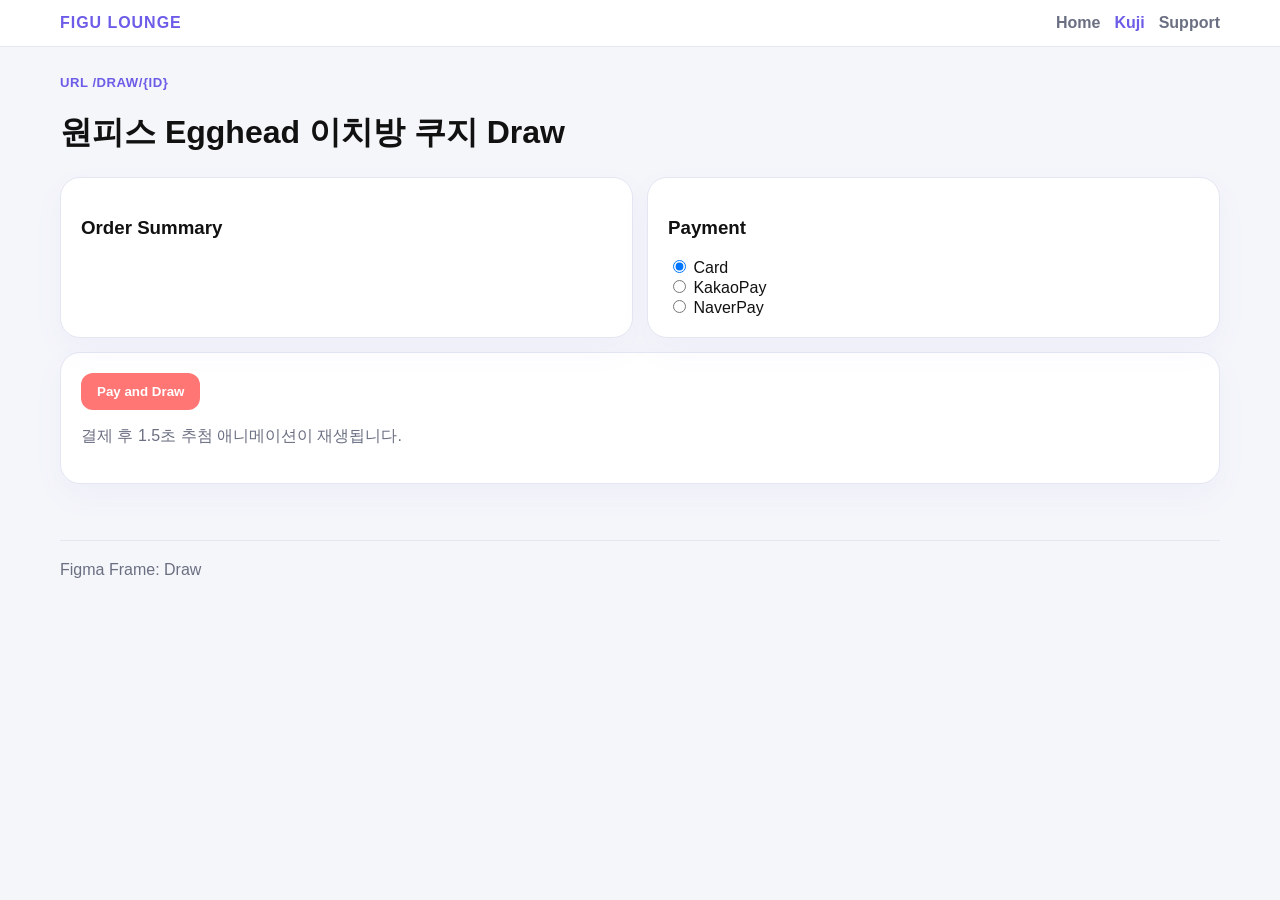
<file: draw.html>
<!doctype html>
<html lang="ko">
  <head>
    <meta charset="UTF-8" />
    <meta name="viewport" content="width=device-width, initial-scale=1.0" />
    <title>Figu Lounge | Draw</title>
    <link rel="stylesheet" href="assets/css/style.css" />
  </head>
  <body>
    <header class="top-header">
      <div class="container header-inner">
        <div class="header-row">
          <p class="logo">FIGU LOUNGE</p>
          <nav class="main-nav">
            <a href="index.html">Home</a>
            <a href="kuji.html" class="active">Kuji</a>
            <a href="help.html">Support</a>
          </nav>
        </div>
      </div>
    </header>

    <main class="container page">
      <p class="kicker">URL /draw/{id}</p>
      <h1 id="draw-title">결제 + 추첨</h1>
      <section class="grid-2">
        <article class="panel">
          <h3>Order Summary</h3>
          <p id="order-summary" class="muted"></p>
        </article>
        <article class="panel">
          <h3>Payment</h3>
          <label><input type="radio" name="pay" checked /> Card</label><br />
          <label><input type="radio" name="pay" /> KakaoPay</label><br />
          <label><input type="radio" name="pay" /> NaverPay</label>
        </article>
      </section>

      <section class="panel" style="margin-top:14px">
        <button id="pay-draw-btn" class="btn alert">Pay and Draw</button>
        <p id="draw-status" class="muted">결제 후 1.5초 추첨 애니메이션이 재생됩니다.</p>
        <div id="draw-animation" class="draw-anim" hidden>Drawing... 🎁 🎁 🎁 🎁 🎁</div>
      </section>
    </main>

    <footer class="container footer">Figma Frame: Draw</footer>

    <script src="assets/js/mock-data.js"></script>
    <script src="assets/js/draw-logic.js"></script>
  </body>
</html>
</file>
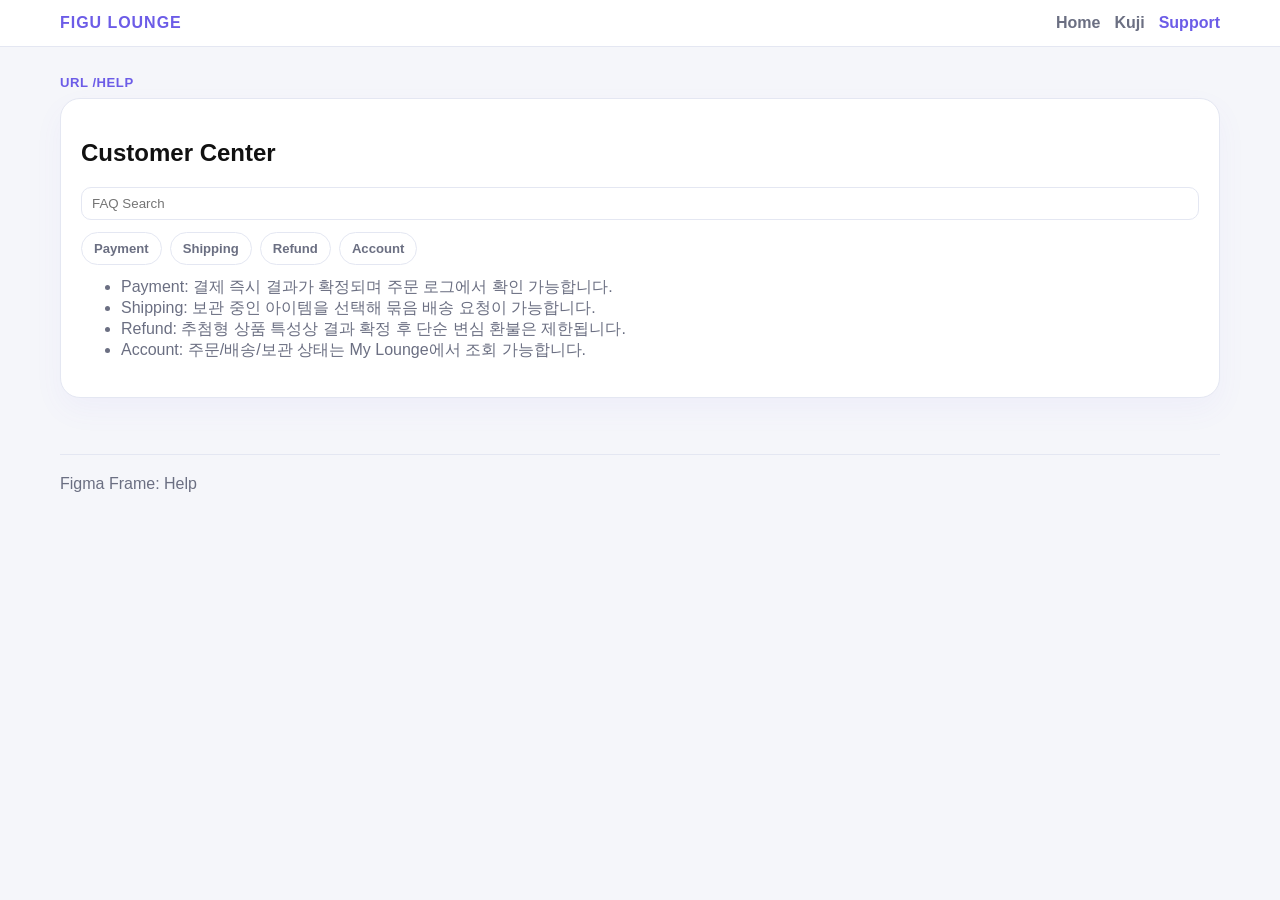
<file: help.html>
<!doctype html>
<html lang="ko">
  <head>
    <meta charset="UTF-8" />
    <meta name="viewport" content="width=device-width, initial-scale=1.0" />
    <title>Figu Lounge | Help</title>
    <link rel="stylesheet" href="assets/css/style.css" />
  </head>
  <body>
    <header class="top-header">
      <div class="container header-inner">
        <div class="header-row">
          <p class="logo">FIGU LOUNGE</p>
          <nav class="main-nav">
            <a href="index.html">Home</a>
            <a href="kuji.html">Kuji</a>
            <a href="help.html" class="active">Support</a>
          </nav>
        </div>
      </div>
    </header>

    <main class="container page">
      <p class="kicker">URL /help</p>
      <section class="panel">
        <h1>Customer Center</h1>
        <input id="faq-search" class="search-box" style="width:100%" placeholder="FAQ Search" />
        <div style="margin-top:12px;display:flex;gap:8px;flex-wrap:wrap">
          <span class="tool-chip">Payment</span>
          <span class="tool-chip">Shipping</span>
          <span class="tool-chip">Refund</span>
          <span class="tool-chip">Account</span>
        </div>
        <ul id="faq-list" class="muted" style="margin-top:12px"></ul>
      </section>
    </main>

    <footer class="container footer">Figma Frame: Help</footer>

    <script>
      const faqs = [
        'Payment: 결제 즉시 결과가 확정되며 주문 로그에서 확인 가능합니다.',
        'Shipping: 보관 중인 아이템을 선택해 묶음 배송 요청이 가능합니다.',
        'Refund: 추첨형 상품 특성상 결과 확정 후 단순 변심 환불은 제한됩니다.',
        'Account: 주문/배송/보관 상태는 My Lounge에서 조회 가능합니다.'
      ];
      const list = document.getElementById('faq-list');
      const search = document.getElementById('faq-search');
      const render = () => {
        const q = search.value.trim();
        const filtered = q ? faqs.filter((faq) => faq.toLowerCase().includes(q.toLowerCase())) : faqs;
        list.innerHTML = filtered.map((faq) => `<li>${faq}</li>`).join('');
      };
      search.addEventListener('input', render);
      render();
    </script>
  </body>
</html>
</file>
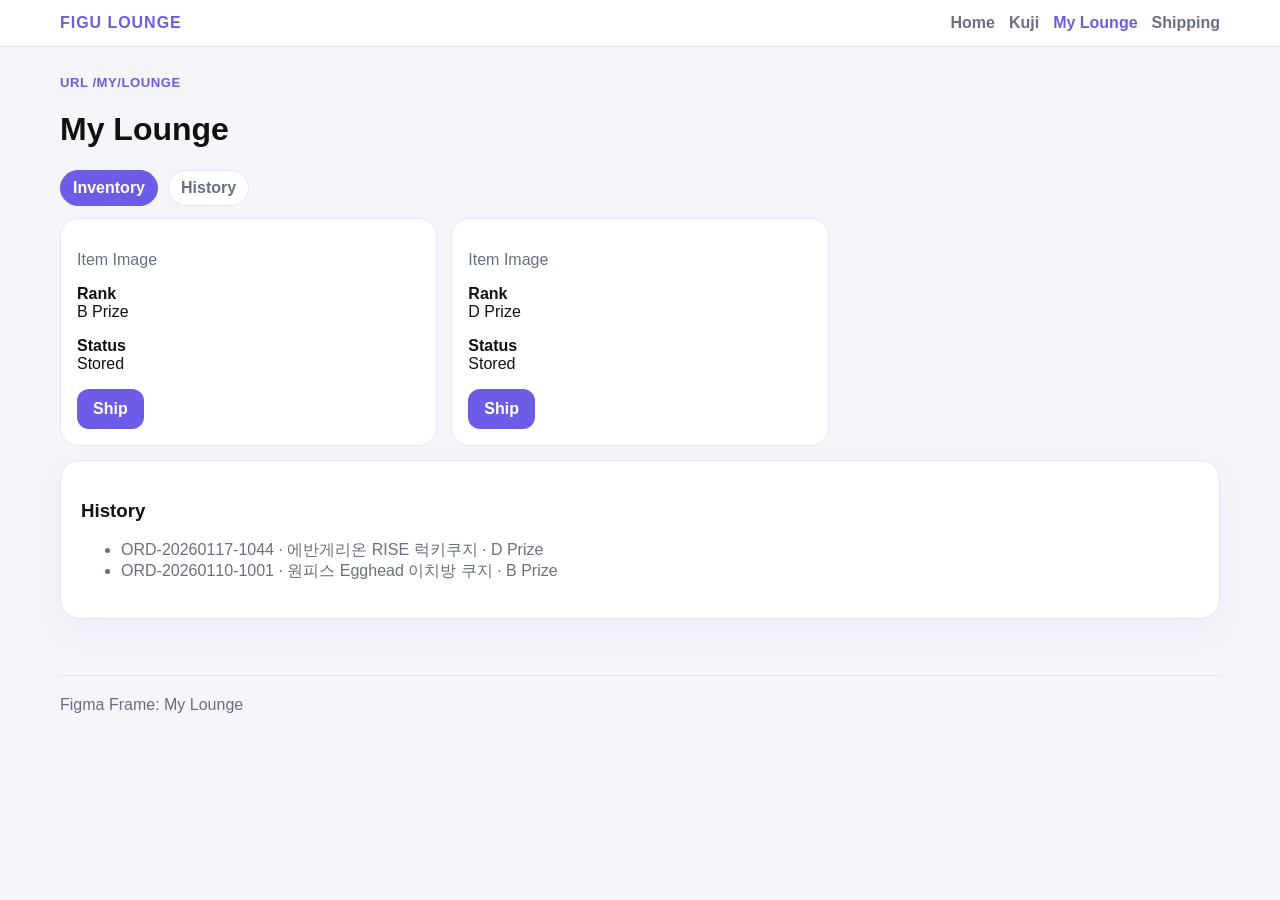
<file: mypage.html>
<!doctype html>
<html lang="ko">
  <head>
    <meta charset="UTF-8" />
    <meta name="viewport" content="width=device-width, initial-scale=1.0" />
    <title>Figu Lounge | My Lounge</title>
    <link rel="stylesheet" href="assets/css/style.css" />
  </head>
  <body>
    <header class="top-header">
      <div class="container header-inner">
        <div class="header-row">
          <p class="logo">FIGU LOUNGE</p>
          <nav class="main-nav">
            <a href="index.html">Home</a>
            <a href="kuji.html">Kuji</a>
            <a href="mypage.html" class="active">My Lounge</a>
            <a href="shipping.html">Shipping</a>
          </nav>
        </div>
      </div>
    </header>

    <main class="container page">
      <p class="kicker">URL /my/lounge</p>
      <h1>My Lounge</h1>

      <div class="tabs">
        <span class="tab active">Inventory</span>
        <span class="tab">History</span>
      </div>

      <section class="grid-3" id="inventory-grid"></section>

      <section class="panel" style="margin-top:14px">
        <h3>History</h3>
        <ul id="history-list" class="muted"></ul>
      </section>
    </main>

    <footer class="container footer">Figma Frame: My Lounge</footer>

    <script src="assets/js/mock-data.js"></script>
    <script>
      const { getInventory, getOrders } = window.FIGU;
      const inventory = getInventory();
      const orders = getOrders().slice().reverse();

      document.getElementById('inventory-grid').innerHTML = inventory.length
        ? inventory
            .map(
              (item) => `
              <article class="kuji-card">
                <div class="body">
                  <p class="muted">Item Image</p>
                  <p><strong>Rank</strong><br/>${item.grade} Prize</p>
                  <p><strong>Status</strong><br/>${item.status}</p>
                  <a class="btn" href="shipping.html">Ship</a>
                </div>
              </article>
            `
            )
            .join('')
        : '<p class="muted">보관 아이템이 없습니다.</p>';

      document.getElementById('history-list').innerHTML = orders.length
        ? orders.map((order) => `<li>${order.orderId} · ${order.productTitle} · ${order.grade} Prize</li>`).join('')
        : '<li>주문 기록이 없습니다.</li>';
    </script>
  </body>
</html>
</file>
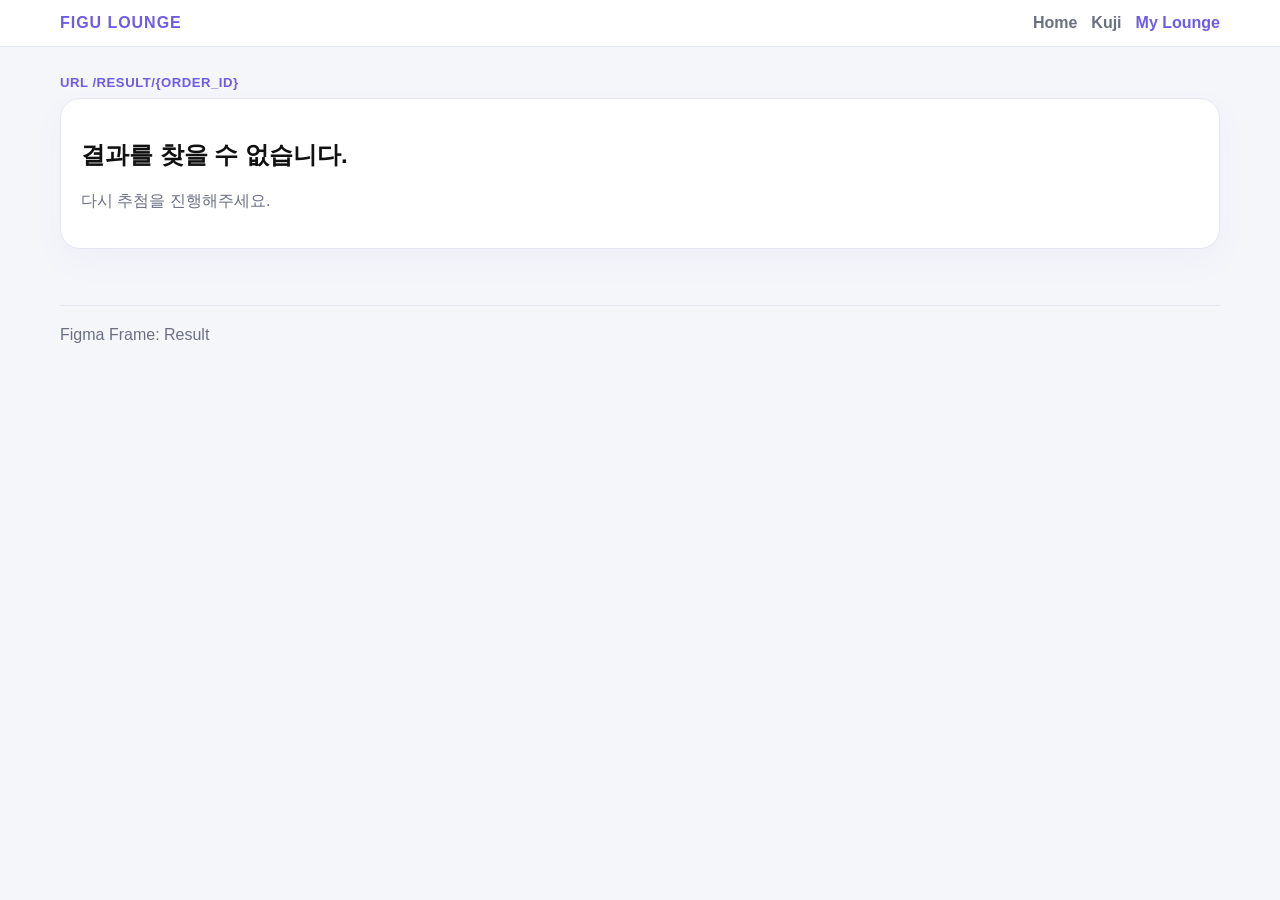
<file: result.html>
<!doctype html>
<html lang="ko">
  <head>
    <meta charset="UTF-8" />
    <meta name="viewport" content="width=device-width, initial-scale=1.0" />
    <title>Figu Lounge | Result</title>
    <link rel="stylesheet" href="assets/css/style.css" />
  </head>
  <body>
    <header class="top-header">
      <div class="container header-inner">
        <div class="header-row">
          <p class="logo">FIGU LOUNGE</p>
          <nav class="main-nav">
            <a href="index.html">Home</a>
            <a href="kuji.html">Kuji</a>
            <a href="mypage.html" class="active">My Lounge</a>
          </nav>
        </div>
      </div>
    </header>

    <main class="container page">
      <p class="kicker">URL /result/{order_id}</p>
      <section id="result-root" class="panel"></section>
    </main>

    <footer class="container footer">Figma Frame: Result</footer>

    <script src="assets/js/mock-data.js"></script>
    <script>
      const { getOrders } = window.FIGU;
      const orderId = new URLSearchParams(location.search).get('orderId');
      const order = getOrders().find((v) => v.orderId === orderId);
      const root = document.getElementById('result-root');

      if (!order) {
        root.innerHTML = '<h1>결과를 찾을 수 없습니다.</h1><p class="muted">다시 추첨을 진행해주세요.</p>';
      } else {
        const rankText = order.grade === 'A' ? 'A Prize' : `${order.grade} Prize`;
        root.innerHTML = `
          <h1>🎉 Congratulations</h1>
          <p class="muted">You won</p>
          <div class="result-highlight">${rankText} · ${order.reward}</div>
          <div class="panel" style="margin-top:12px">
            <p class="muted">Item Image Placeholder</p>
          </div>
          <div style="margin-top:12px;display:flex;gap:10px;flex-wrap:wrap">
            <a class="btn" href="mypage.html">Save to Lounge</a>
            <a class="btn ghost" href="shipping.html">Ship Now</a>
          </div>
        `;
      }
    </script>
  </body>
</html>
</file>
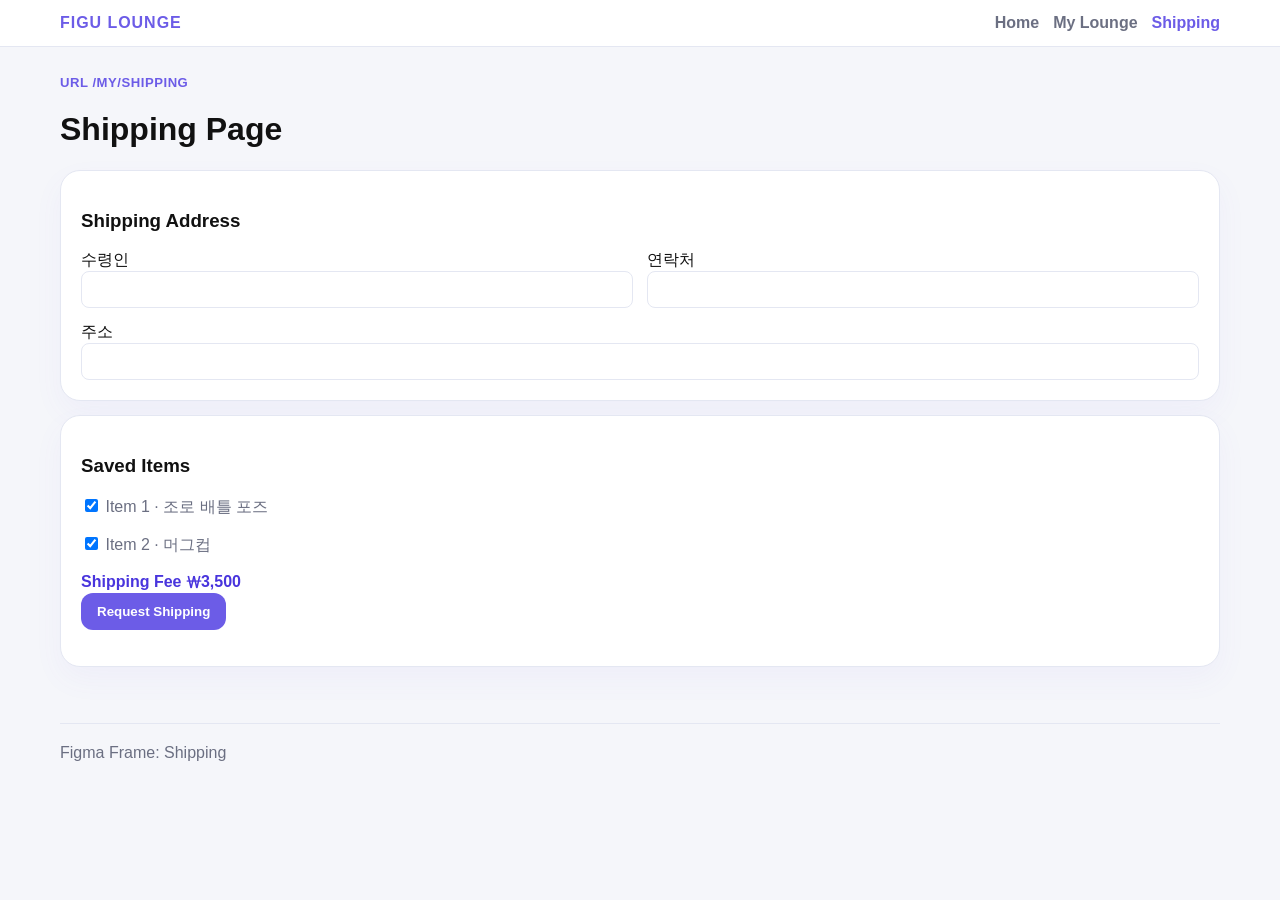
<file: shipping.html>
<!doctype html>
<html lang="ko">
  <head>
    <meta charset="UTF-8" />
    <meta name="viewport" content="width=device-width, initial-scale=1.0" />
    <title>Figu Lounge | Shipping</title>
    <link rel="stylesheet" href="assets/css/style.css" />
  </head>
  <body>
    <header class="top-header">
      <div class="container header-inner">
        <div class="header-row">
          <p class="logo">FIGU LOUNGE</p>
          <nav class="main-nav">
            <a href="index.html">Home</a>
            <a href="mypage.html">My Lounge</a>
            <a href="shipping.html" class="active">Shipping</a>
          </nav>
        </div>
      </div>
    </header>

    <main class="container page">
      <p class="kicker">URL /my/shipping</p>
      <h1>Shipping Page</h1>

      <section class="panel">
        <h3>Shipping Address</h3>
        <div class="grid-2">
          <label>수령인 <input id="name" style="width:100%;padding:10px;border:1px solid var(--line);border-radius:8px" /></label>
          <label>연락처 <input id="phone" style="width:100%;padding:10px;border:1px solid var(--line);border-radius:8px" /></label>
          <label style="grid-column:1/-1">주소 <input id="addr" style="width:100%;padding:10px;border:1px solid var(--line);border-radius:8px" /></label>
        </div>
      </section>

      <section class="panel" style="margin-top:14px">
        <h3>Saved Items</h3>
        <div id="saved-items" class="muted"></div>
        <p class="price">Shipping Fee ₩3,500</p>
        <button class="btn" id="ship-btn">Request Shipping</button>
        <p id="ship-msg" class="muted"></p>
      </section>
    </main>

    <footer class="container footer">Figma Frame: Shipping</footer>

    <script src="assets/js/mock-data.js"></script>
    <script>
      const { getInventory, addShipping } = window.FIGU;
      const saved = getInventory();
      document.getElementById('saved-items').innerHTML = saved.length
        ? saved.map((item, index) => `<p><input type="checkbox" checked /> Item ${index + 1} · ${item.reward}</p>`).join('')
        : '<p>저장된 아이템이 없습니다.</p>';

      document.getElementById('ship-btn').addEventListener('click', () => {
        const name = document.getElementById('name').value.trim();
        const phone = document.getElementById('phone').value.trim();
        const addr = document.getElementById('addr').value.trim();
        if (!name || !phone || !addr) {
          document.getElementById('ship-msg').textContent = '배송지 정보를 모두 입력해주세요.';
          return;
        }
        addShipping({ name, phone, addr, createdAt: new Date().toISOString() });
        document.getElementById('ship-msg').textContent = '배송 요청이 접수되었습니다.';
      });
    </script>
  </body>
</html>
</file>
<file: assets/css/style.css>
:root {
  --primary: #6c5ce7;
  --secondary: #a29bfe;
  --dark: #111111;
  --gray: #f5f6fa;
  --accent: #ff7675;
  --line: #e4e7f2;
  --text-subtle: #6b6f82;
  --success: #1f9d73;
  --warning: #ffb020;
}

* {
  box-sizing: border-box;
}

body {
  margin: 0;
  font-family: 'Pretendard', 'Noto Sans KR', sans-serif;
  background: var(--gray);
  color: var(--dark);
}

a {
  color: inherit;
  text-decoration: none;
}

.container {
  width: min(1160px, 92%);
  margin: 0 auto;
}

.top-header {
  position: sticky;
  top: 0;
  z-index: 20;
  background: rgba(255, 255, 255, 0.94);
  backdrop-filter: blur(12px);
  border-bottom: 1px solid var(--line);
}

.header-inner {
  padding: 14px 0;
  display: grid;
  gap: 12px;
}

.header-row {
  display: flex;
  align-items: center;
  justify-content: space-between;
  gap: 16px;
}

.logo {
  font-weight: 900;
  color: var(--primary);
  margin: 0;
  letter-spacing: 0.06em;
}

.main-nav {
  display: flex;
  gap: 14px;
  flex-wrap: wrap;
}

.main-nav a {
  color: var(--text-subtle);
  font-weight: 700;
}

.main-nav a.active,
.main-nav a:hover {
  color: var(--primary);
}

.header-tools {
  display: flex;
  gap: 10px;
  align-items: center;
}

.search-box {
  border: 1px solid var(--line);
  border-radius: 10px;
  padding: 8px 10px;
  min-width: 220px;
}

.tool-chip {
  border: 1px solid var(--line);
  background: #fff;
  border-radius: 999px;
  padding: 8px 12px;
  font-size: 0.82rem;
  color: var(--text-subtle);
  font-weight: 700;
}

.page {
  padding: 28px 0 56px;
}

.panel {
  background: #fff;
  border: 1px solid var(--line);
  border-radius: 20px;
  padding: 20px;
  box-shadow: 0 12px 30px rgba(108, 92, 231, 0.05);
}

.hero {
  display: grid;
  grid-template-columns: 1.2fr 1fr;
  gap: 16px;
}

.hero h1,
.hero h2,
.hero h3 {
  margin-top: 0;
}

.hero h1 {
  margin-bottom: 12px;
  font-size: clamp(2rem, 4vw, 3.4rem);
  line-height: 1.18;
}

.kicker,
.eyebrow {
  margin: 0 0 8px;
  color: var(--primary);
  font-weight: 800;
  letter-spacing: 0.04em;
  text-transform: uppercase;
  font-size: 0.82rem;
}

.muted {
  color: var(--text-subtle);
}

.btn {
  display: inline-block;
  border: 0;
  background: var(--primary);
  color: #fff;
  border-radius: 12px;
  padding: 11px 16px;
  font-weight: 800;
  cursor: pointer;
}

.btn.ghost {
  background: #fff;
  color: var(--dark);
  border: 1px solid var(--line);
}

.btn.alert {
  background: var(--accent);
}

.text-link {
  font-weight: 800;
  color: var(--primary);
}

.grid-3 {
  display: grid;
  grid-template-columns: repeat(3, minmax(0, 1fr));
  gap: 14px;
}

.grid-2 {
  display: grid;
  grid-template-columns: repeat(2, minmax(0, 1fr));
  gap: 14px;
}

.kuji-card {
  background: #fff;
  border: 1px solid var(--line);
  border-radius: 18px;
  overflow: hidden;
}

.kuji-card img {
  width: 100%;
  height: 180px;
  object-fit: cover;
}

.kuji-card .body {
  padding: 16px;
}

.badge {
  display: inline-block;
  border-radius: 999px;
  font-size: 0.78rem;
  padding: 4px 8px;
  background: #eeeaff;
  color: var(--primary);
  font-weight: 800;
}

.badge.subtle {
  background: #f1f3f9;
  color: var(--text-subtle);
}

.price {
  font-weight: 900;
  color: #4935dd;
  margin-bottom: 0;
}

.list-layout {
  display: grid;
  grid-template-columns: 240px 1fr;
  gap: 16px;
}

.filter-item {
  margin-bottom: 14px;
}

.filter-item h4 {
  margin: 0 0 8px;
}

.filter-item label {
  display: block;
  color: var(--text-subtle);
  margin-bottom: 6px;
}

table {
  width: 100%;
  border-collapse: collapse;
  border: 1px solid var(--line);
  border-radius: 12px;
  overflow: hidden;
  background: #fff;
}

th,
td {
  padding: 10px;
  border-bottom: 1px solid var(--line);
  text-align: left;
}

.tabs {
  display: flex;
  gap: 10px;
  margin-bottom: 12px;
}

.tab {
  background: #fff;
  border: 1px solid var(--line);
  padding: 8px 12px;
  border-radius: 999px;
  color: var(--text-subtle);
  font-weight: 700;
}

.tab.active {
  color: #fff;
  background: var(--primary);
  border-color: var(--primary);
}

.result-highlight {
  background: #fff5f5;
  border: 1px solid #ffc7c6;
  border-radius: 14px;
  padding: 12px;
  color: #b63d3b;
  font-weight: 800;
}

.footer {
  border-top: 1px solid var(--line);
  padding: 20px 0 34px;
  color: var(--text-subtle);
}

.draw-anim {
  margin-top: 14px;
  border: 1px dashed #d2c9ff;
  border-radius: 12px;
  text-align: center;
  color: var(--primary);
  padding: 16px;
  font-weight: 800;
}

.landing-page {
  display: grid;
  gap: 18px;
}

.hero-focus {
  align-items: stretch;
}

.hero-main {
  padding: 28px;
  background: linear-gradient(135deg, #ffffff 0%, #f4f1ff 100%);
}

.hero-copy {
  max-width: 760px;
  line-height: 1.7;
}

.hero-actions {
  display: flex;
  gap: 12px;
  flex-wrap: wrap;
  margin: 22px 0 24px;
}

.hero-proof-grid {
  display: grid;
  grid-template-columns: repeat(3, minmax(0, 1fr));
  gap: 12px;
}

.hero-proof-grid div {
  padding: 14px;
  border-radius: 16px;
  background: rgba(255, 255, 255, 0.86);
  border: 1px solid rgba(108, 92, 231, 0.12);
}

.hero-proof-grid p {
  margin: 6px 0 0;
  color: var(--text-subtle);
  font-size: 0.92rem;
  line-height: 1.55;
}

.flow-panel {
  display: grid;
  gap: 18px;
}

.section-heading {
  display: grid;
  gap: 4px;
}

.section-heading h2,
.service-card h3,
.mini-stat h3,
.guidance-card h2 {
  margin: 0;
}

.section-heading-row {
  display: flex;
  justify-content: space-between;
  align-items: end;
  gap: 16px;
  margin-bottom: 14px;
}

.flow-list {
  list-style: none;
  padding: 0;
  margin: 0;
  display: grid;
  gap: 14px;
}

.flow-list li {
  display: grid;
  grid-template-columns: 56px 1fr;
  gap: 14px;
  align-items: start;
  padding: 16px;
  border-radius: 16px;
  background: #faf9ff;
}

.flow-list span {
  display: inline-flex;
  align-items: center;
  justify-content: center;
  width: 56px;
  height: 56px;
  border-radius: 18px;
  background: var(--primary);
  color: #fff;
  font-weight: 900;
}

.flow-list p {
  margin-bottom: 0;
  line-height: 1.6;
}

.feature-strip,
.service-map,
.guidance-grid {
  display: grid;
  gap: 14px;
}

.feature-strip {
  grid-template-columns: repeat(3, minmax(0, 1fr));
}

.mini-stat {
  min-height: 180px;
}

.service-map {
  grid-template-columns: 1.15fr 1fr 1fr;
}

.service-card {
  display: grid;
  gap: 14px;
}

.service-card.emphasis {
  background: linear-gradient(180deg, #ffffff 0%, #f6f3ff 100%);
}

.bullet-list {
  margin: 0;
  padding-left: 18px;
  color: var(--text-subtle);
  line-height: 1.7;
}

.current-kuji-section,
.service-map-section {
  display: grid;
  gap: 8px;
}

.live-card {
  display: grid;
}

.card-topline,
.card-actions {
  display: flex;
  align-items: center;
  justify-content: space-between;
  gap: 8px;
  flex-wrap: wrap;
}

.status-pill {
  display: inline-flex;
  align-items: center;
  border-radius: 999px;
  padding: 5px 9px;
  font-size: 0.75rem;
  font-weight: 800;
  background: #fff6e4;
  color: #9a6500;
}

.card-actions {
  margin-top: 14px;
}

.guidance-grid {
  grid-template-columns: 1.2fr 0.8fr;
}

.guidance-card {
  display: grid;
  gap: 14px;
}

.guidance-card.highlight {
  background: linear-gradient(135deg, #fff 0%, #f7f3ff 100%);
}

.info-stack {
  display: grid;
  gap: 14px;
}

.info-stack div {
  padding: 14px;
  border-radius: 14px;
  background: #f8f9fd;
}

.info-stack p {
  margin: 6px 0 0;
}

@media (max-width: 920px) {
  .hero,
  .grid-3,
  .grid-2,
  .list-layout,
  .feature-strip,
  .service-map,
  .guidance-grid,
  .hero-proof-grid {
    grid-template-columns: 1fr;
  }

  .search-box {
    min-width: 140px;
  }

  .section-heading-row,
  .card-actions {
    align-items: flex-start;
    flex-direction: column;
  }
}

@media (max-width: 680px) {
  .header-row {
    flex-direction: column;
    align-items: flex-start;
  }

  .header-tools {
    width: 100%;
    flex-wrap: wrap;
  }

  .search-box {
    width: 100%;
  }

  .page {
    padding-top: 18px;
  }

  .panel,
  .hero-main {
    padding: 18px;
  }

  .flow-list li {
    grid-template-columns: 1fr;
  }

  .flow-list span {
    width: 48px;
    height: 48px;
    border-radius: 14px;
  }

  .btn,
  .card-actions .btn {
    width: 100%;
    text-align: center;
  }
}
</file>
